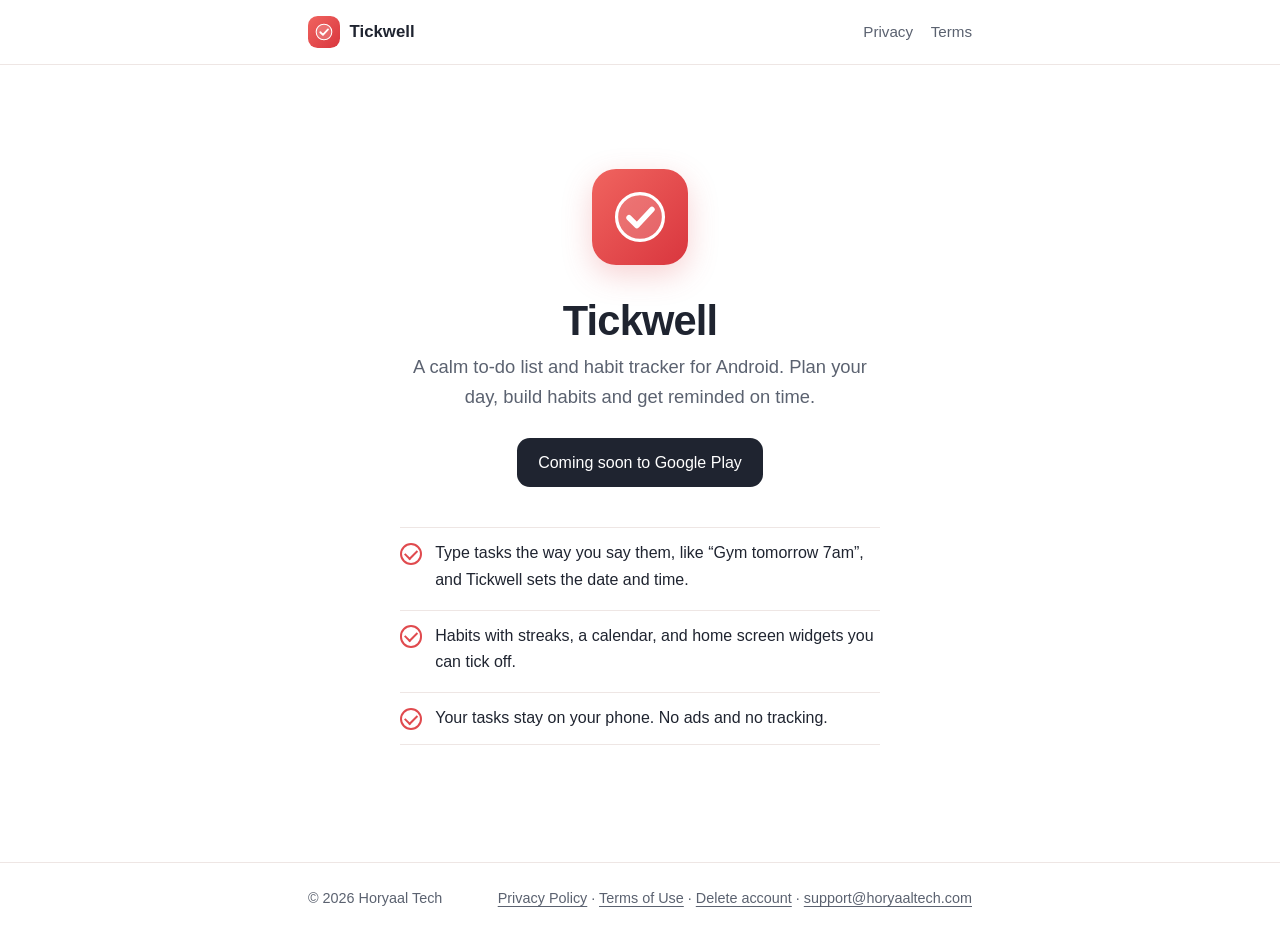
<file: index.html>
<!doctype html>
<html lang="en-GB">
<head>
<meta charset="utf-8">
<meta name="viewport" content="width=device-width, initial-scale=1">
<title>Tickwell: To-Do List & Planner</title>
<meta name="description" content="Tickwell is a calm to-do list and habit tracker for Android by Horyaal Tech.">
<meta name="theme-color" content="#ffffff">
<link rel="icon" href="data:image/svg+xml,<svg viewBox='0 0 1024 1024' aria-hidden='true'><defs><linearGradient id='g' x1='0' y1='0' x2='1' y2='1'><stop offset='0' stop-color='%23F0645F'/><stop offset='1' stop-color='%23D9363E'/></linearGradient></defs><rect width='1024' height='1024' fill='url(%23g)'/><circle cx='512' cy='512' r='250' fill='%23fff' fill-opacity='.18'/><circle cx='512' cy='512' r='250' fill='none' stroke='%23fff' stroke-width='34'/><path d='M395 520 L478 603 L640 431' fill='none' stroke='%23fff' stroke-width='58' stroke-linecap='round' stroke-linejoin='round'/></svg>">
<link rel="stylesheet" href="/style.css">
</head>
<body>
<header class="top"><div class="wrap"><a class="brand" href="/"><svg viewBox="0 0 1024 1024" aria-hidden="true"><defs><linearGradient id="g" x1="0" y1="0" x2="1" y2="1"><stop offset="0" stop-color="#F0645F"/><stop offset="1" stop-color="#D9363E"/></linearGradient></defs><rect width="1024" height="1024" fill="url(#g)"/><circle cx="512" cy="512" r="250" fill="#fff" fill-opacity=".18"/><circle cx="512" cy="512" r="250" fill="none" stroke="#fff" stroke-width="34"/><path d="M395 520 L478 603 L640 431" fill="none" stroke="#fff" stroke-width="58" stroke-linecap="round" stroke-linejoin="round"/></svg><span>Tickwell</span></a><nav><a href="/privacy">Privacy</a><a href="/terms">Terms</a></nav></div></header>
<main><div class="wrap">
<section class="hero">
<svg viewBox="0 0 1024 1024" aria-hidden="true"><defs><linearGradient id="g" x1="0" y1="0" x2="1" y2="1"><stop offset="0" stop-color="#F0645F"/><stop offset="1" stop-color="#D9363E"/></linearGradient></defs><rect width="1024" height="1024" fill="url(#g)"/><circle cx="512" cy="512" r="250" fill="#fff" fill-opacity=".18"/><circle cx="512" cy="512" r="250" fill="none" stroke="#fff" stroke-width="34"/><path d="M395 520 L478 603 L640 431" fill="none" stroke="#fff" stroke-width="58" stroke-linecap="round" stroke-linejoin="round"/></svg>
<h1>Tickwell</h1>
<p class="lead">A calm to-do list and habit tracker for Android. Plan your day, build habits and get reminded on time.</p>
<span class="badge">Coming soon to Google Play</span>
<ul class="list">
<li><span class="tick"></span><span>Type tasks the way you say them, like “Gym tomorrow 7am”, and Tickwell sets the date and time.</span></li>
<li><span class="tick"></span><span>Habits with streaks, a calendar, and home screen widgets you can tick off.</span></li>
<li><span class="tick"></span><span>Your tasks stay on your phone. No ads and no tracking.</span></li>
</ul>
</section>
</div></main>
<footer><div class="wrap"><span>© 2026 Horyaal Tech</span><span><a href="/privacy">Privacy Policy</a> · <a href="/terms">Terms of Use</a> · <a href="/delete-account">Delete account</a> · <a href="mailto:support@horyaaltech.com">support@horyaaltech.com</a></span></div></footer>
</body>
</html>
</file>
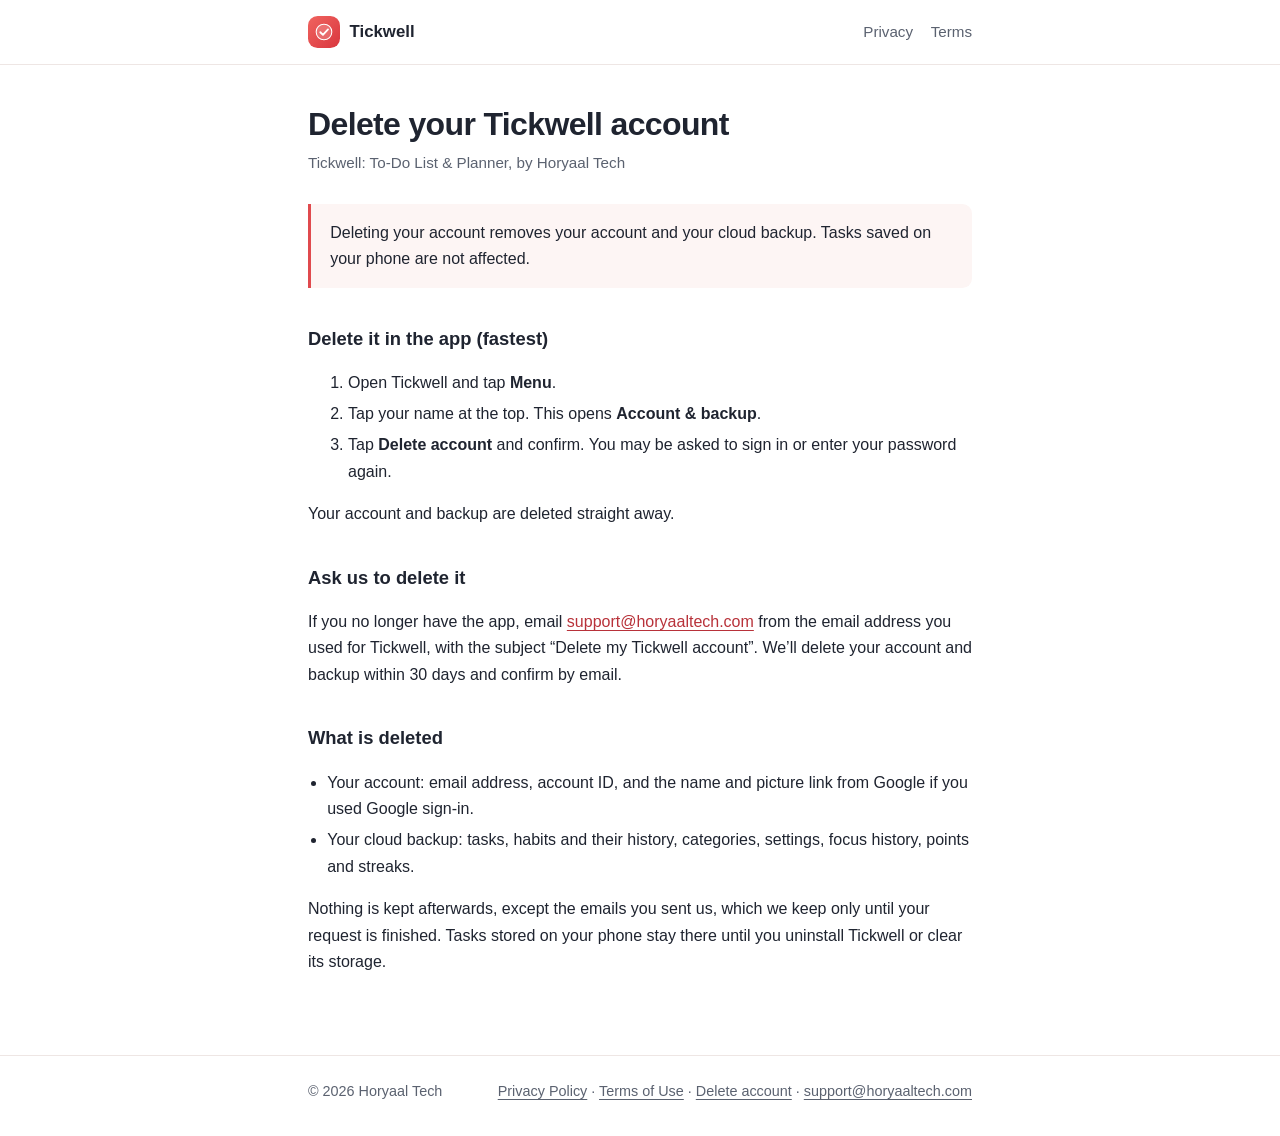
<file: delete-account.html>
<!doctype html>
<html lang="en-GB">
<head>
<meta charset="utf-8">
<meta name="viewport" content="width=device-width, initial-scale=1">
<title>Delete your account – Tickwell</title>
<meta name="description" content="How to delete your Tickwell account and cloud backup.">
<meta name="theme-color" content="#ffffff">
<link rel="icon" href="data:image/svg+xml,<svg viewBox='0 0 1024 1024' aria-hidden='true'><defs><linearGradient id='g' x1='0' y1='0' x2='1' y2='1'><stop offset='0' stop-color='%23F0645F'/><stop offset='1' stop-color='%23D9363E'/></linearGradient></defs><rect width='1024' height='1024' fill='url(%23g)'/><circle cx='512' cy='512' r='250' fill='%23fff' fill-opacity='.18'/><circle cx='512' cy='512' r='250' fill='none' stroke='%23fff' stroke-width='34'/><path d='M395 520 L478 603 L640 431' fill='none' stroke='%23fff' stroke-width='58' stroke-linecap='round' stroke-linejoin='round'/></svg>">
<link rel="stylesheet" href="/style.css">
</head>
<body>
<header class="top"><div class="wrap"><a class="brand" href="/"><svg viewBox="0 0 1024 1024" aria-hidden="true"><defs><linearGradient id="g" x1="0" y1="0" x2="1" y2="1"><stop offset="0" stop-color="#F0645F"/><stop offset="1" stop-color="#D9363E"/></linearGradient></defs><rect width="1024" height="1024" fill="url(#g)"/><circle cx="512" cy="512" r="250" fill="#fff" fill-opacity=".18"/><circle cx="512" cy="512" r="250" fill="none" stroke="#fff" stroke-width="34"/><path d="M395 520 L478 603 L640 431" fill="none" stroke="#fff" stroke-width="58" stroke-linecap="round" stroke-linejoin="round"/></svg><span>Tickwell</span></a><nav><a href="/privacy">Privacy</a><a href="/terms">Terms</a></nav></div></header>
<main><div class="wrap">
<h1>Delete your Tickwell account</h1>
<p class="date">Tickwell: To-Do List &amp; Planner, by Horyaal Tech</p>
<div class="summary"><p>Deleting your account removes your account and your cloud backup. Tasks saved on your phone are not affected.</p></div>

<h2>Delete it in the app (fastest)</h2>
<ol>
<li>Open Tickwell and tap <strong>Menu</strong>.</li>
<li>Tap your name at the top. This opens <strong>Account &amp; backup</strong>.</li>
<li>Tap <strong>Delete account</strong> and confirm. You may be asked to sign in or enter your password again.</li>
</ol>
<p>Your account and backup are deleted straight away.</p>

<h2>Ask us to delete it</h2>
<p>If you no longer have the app, email <a href="mailto:support@horyaaltech.com?subject=Delete%20my%20Tickwell%20account">support@horyaaltech.com</a> from the email address you used for Tickwell, with the subject “Delete my Tickwell account”. We’ll delete your account and backup within 30 days and confirm by email.</p>

<h2>What is deleted</h2>
<ul>
<li>Your account: email address, account ID, and the name and picture link from Google if you used Google sign-in.</li>
<li>Your cloud backup: tasks, habits and their history, categories, settings, focus history, points and streaks.</li>
</ul>
<p>Nothing is kept afterwards, except the emails you sent us, which we keep only until your request is finished. Tasks stored on your phone stay there until you uninstall Tickwell or clear its storage.</p>
</div></main>
<footer><div class="wrap"><span>© 2026 Horyaal Tech</span><span><a href="/privacy">Privacy Policy</a> · <a href="/terms">Terms of Use</a> · <a href="/delete-account">Delete account</a> · <a href="mailto:support@horyaaltech.com">support@horyaaltech.com</a></span></div></footer>
</body>
</html>
</file>
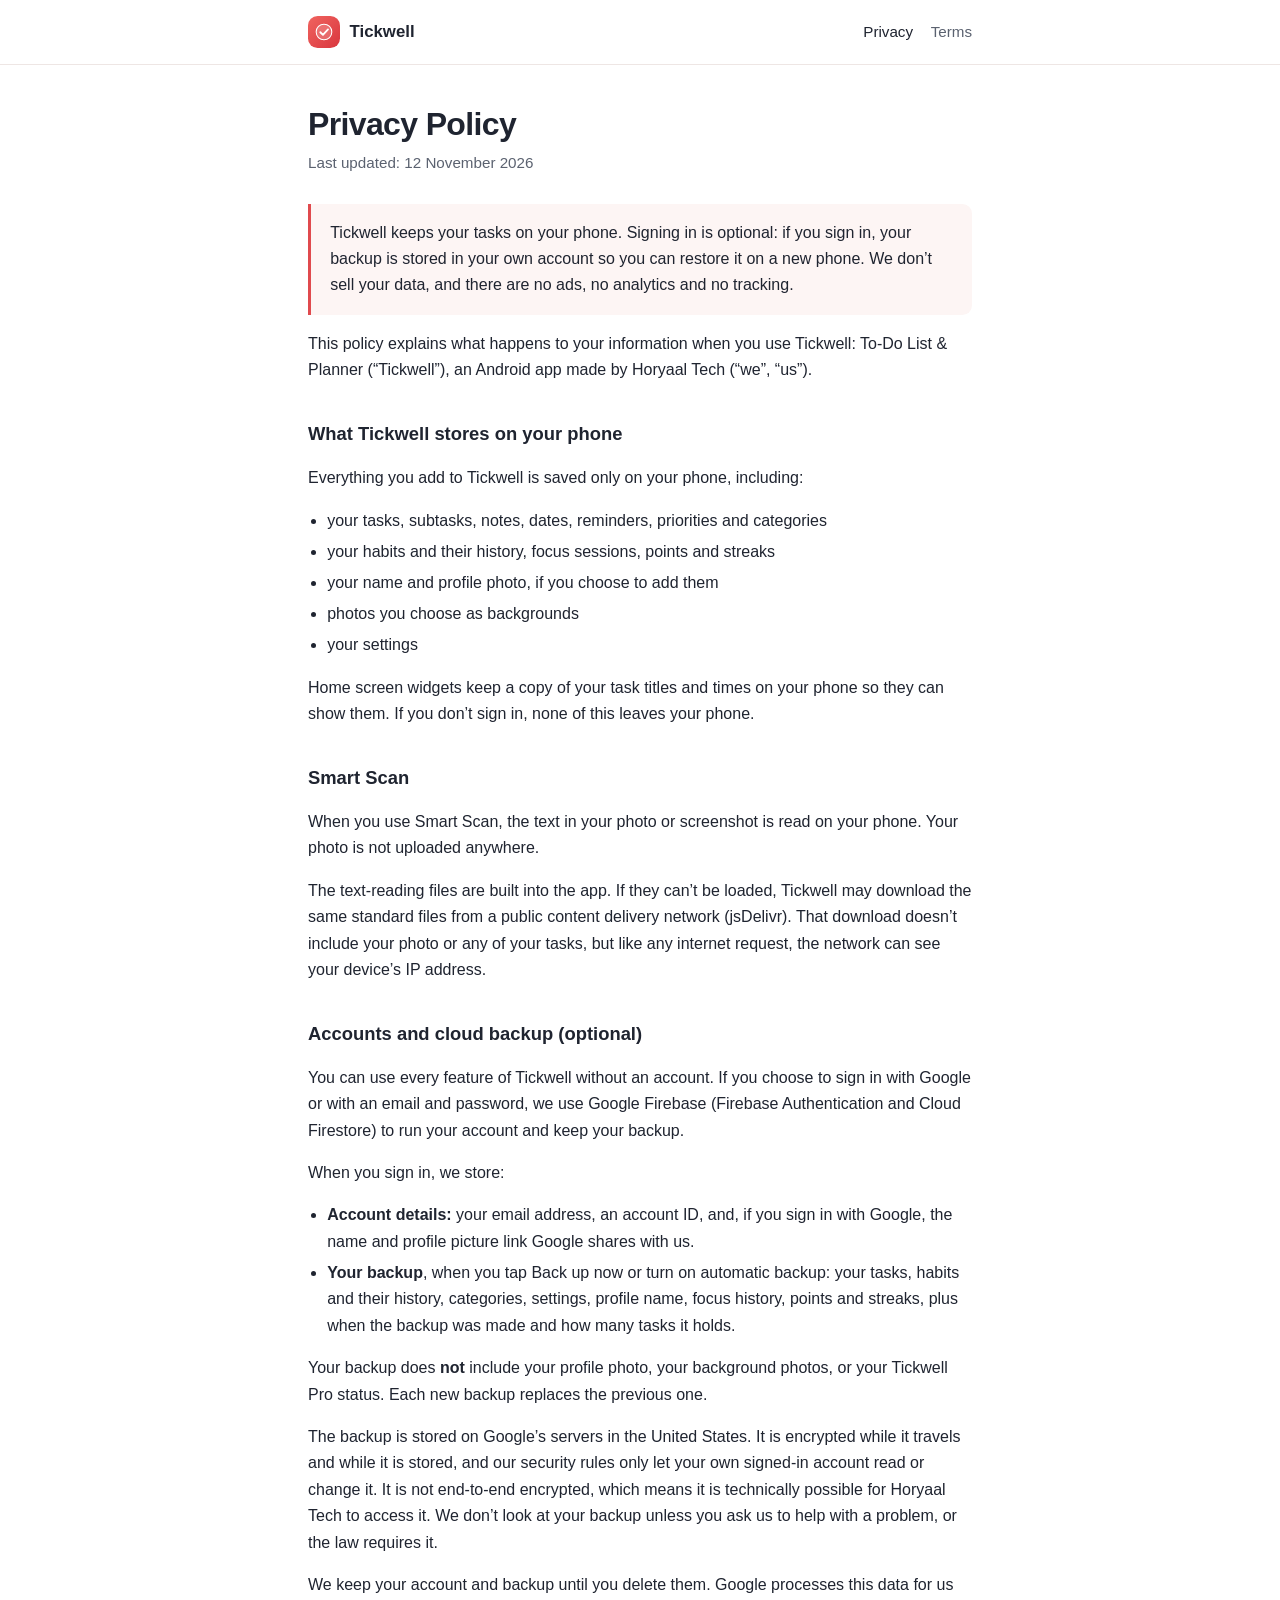
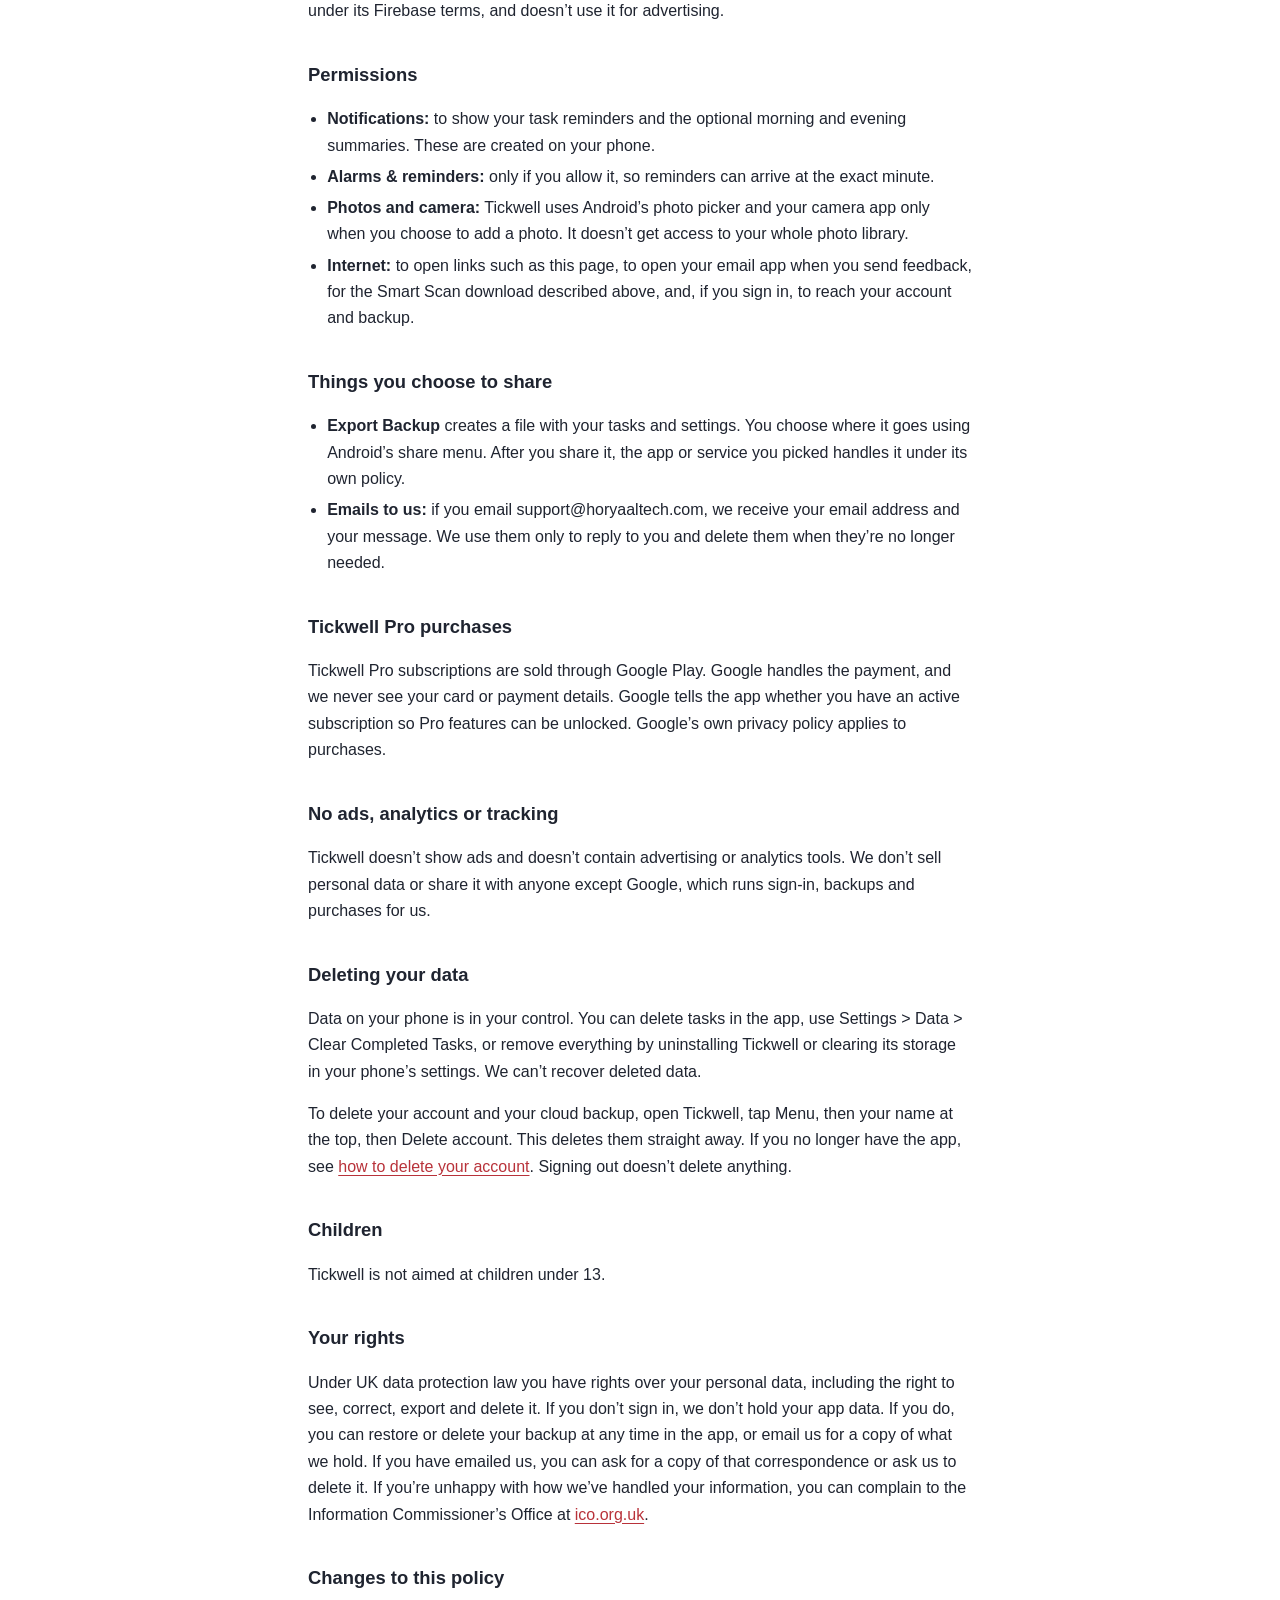
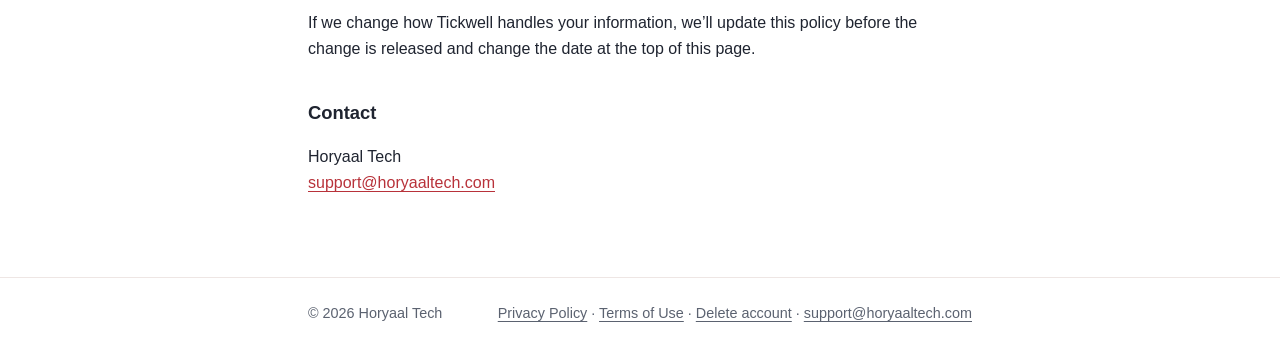
<file: privacy.html>
<!doctype html>
<html lang="en-GB">
<head>
<meta charset="utf-8">
<meta name="viewport" content="width=device-width, initial-scale=1">
<title>Privacy Policy – Tickwell</title>
<meta name="description" content="How Tickwell handles your information.">
<meta name="theme-color" content="#ffffff">
<link rel="icon" href="data:image/svg+xml,<svg viewBox='0 0 1024 1024' aria-hidden='true'><defs><linearGradient id='g' x1='0' y1='0' x2='1' y2='1'><stop offset='0' stop-color='%23F0645F'/><stop offset='1' stop-color='%23D9363E'/></linearGradient></defs><rect width='1024' height='1024' fill='url(%23g)'/><circle cx='512' cy='512' r='250' fill='%23fff' fill-opacity='.18'/><circle cx='512' cy='512' r='250' fill='none' stroke='%23fff' stroke-width='34'/><path d='M395 520 L478 603 L640 431' fill='none' stroke='%23fff' stroke-width='58' stroke-linecap='round' stroke-linejoin='round'/></svg>">
<link rel="stylesheet" href="/style.css">
</head>
<body>
<header class="top"><div class="wrap"><a class="brand" href="/"><svg viewBox="0 0 1024 1024" aria-hidden="true"><defs><linearGradient id="g" x1="0" y1="0" x2="1" y2="1"><stop offset="0" stop-color="#F0645F"/><stop offset="1" stop-color="#D9363E"/></linearGradient></defs><rect width="1024" height="1024" fill="url(#g)"/><circle cx="512" cy="512" r="250" fill="#fff" fill-opacity=".18"/><circle cx="512" cy="512" r="250" fill="none" stroke="#fff" stroke-width="34"/><path d="M395 520 L478 603 L640 431" fill="none" stroke="#fff" stroke-width="58" stroke-linecap="round" stroke-linejoin="round"/></svg><span>Tickwell</span></a><nav><a href="/privacy" aria-current="page">Privacy</a><a href="/terms">Terms</a></nav></div></header>
<main><div class="wrap">
<h1>Privacy Policy</h1>
<p class="date">Last updated: 12 November 2026</p>
<div class="summary"><p>Tickwell keeps your tasks on your phone. Signing in is optional: if you sign in, your backup is stored in your own account so you can restore it on a new phone. We don’t sell your data, and there are no ads, no analytics and no tracking.</p></div>
<p>This policy explains what happens to your information when you use Tickwell: To-Do List &amp; Planner (“Tickwell”), an Android app made by Horyaal Tech (“we”, “us”).</p>

<h2>What Tickwell stores on your phone</h2>
<p>Everything you add to Tickwell is saved only on your phone, including:</p>
<ul>
<li>your tasks, subtasks, notes, dates, reminders, priorities and categories</li>
<li>your habits and their history, focus sessions, points and streaks</li>
<li>your name and profile photo, if you choose to add them</li>
<li>photos you choose as backgrounds</li>
<li>your settings</li>
</ul>
<p>Home screen widgets keep a copy of your task titles and times on your phone so they can show them. If you don’t sign in, none of this leaves your phone.</p>

<h2>Smart Scan</h2>
<p>When you use Smart Scan, the text in your photo or screenshot is read on your phone. Your photo is not uploaded anywhere.</p>
<p>The text-reading files are built into the app. If they can’t be loaded, Tickwell may download the same standard files from a public content delivery network (jsDelivr). That download doesn’t include your photo or any of your tasks, but like any internet request, the network can see your device’s IP address.</p>

<h2>Accounts and cloud backup (optional)</h2>
<p>You can use every feature of Tickwell without an account. If you choose to sign in with Google or with an email and password, we use Google Firebase (Firebase Authentication and Cloud Firestore) to run your account and keep your backup.</p>
<p>When you sign in, we store:</p>
<ul>
<li><strong>Account details:</strong> your email address, an account ID, and, if you sign in with Google, the name and profile picture link Google shares with us.</li>
<li><strong>Your backup</strong>, when you tap Back up now or turn on automatic backup: your tasks, habits and their history, categories, settings, profile name, focus history, points and streaks, plus when the backup was made and how many tasks it holds.</li>
</ul>
<p>Your backup does <strong>not</strong> include your profile photo, your background photos, or your Tickwell Pro status. Each new backup replaces the previous one.</p>
<p>The backup is stored on Google’s servers in the United States. It is encrypted while it travels and while it is stored, and our security rules only let your own signed-in account read or change it. It is not end-to-end encrypted, which means it is technically possible for Horyaal Tech to access it. We don’t look at your backup unless you ask us to help with a problem, or the law requires it.</p>
<p>We keep your account and backup until you delete them. Google processes this data for us under its Firebase terms, and doesn’t use it for advertising.</p>

<h2>Permissions</h2>
<ul>
<li><strong>Notifications:</strong> to show your task reminders and the optional morning and evening summaries. These are created on your phone.</li>
<li><strong>Alarms &amp; reminders:</strong> only if you allow it, so reminders can arrive at the exact minute.</li>
<li><strong>Photos and camera:</strong> Tickwell uses Android’s photo picker and your camera app only when you choose to add a photo. It doesn’t get access to your whole photo library.</li>
<li><strong>Internet:</strong> to open links such as this page, to open your email app when you send feedback, for the Smart Scan download described above, and, if you sign in, to reach your account and backup.</li>
</ul>

<h2>Things you choose to share</h2>
<ul>
<li><strong>Export Backup</strong> creates a file with your tasks and settings. You choose where it goes using Android’s share menu. After you share it, the app or service you picked handles it under its own policy.</li>
<li><strong>Emails to us:</strong> if you email support@horyaaltech.com, we receive your email address and your message. We use them only to reply to you and delete them when they’re no longer needed.</li>
</ul>

<h2>Tickwell Pro purchases</h2>
<p>Tickwell Pro subscriptions are sold through Google Play. Google handles the payment, and we never see your card or payment details. Google tells the app whether you have an active subscription so Pro features can be unlocked. Google’s own privacy policy applies to purchases.</p>

<h2>No ads, analytics or tracking</h2>
<p>Tickwell doesn’t show ads and doesn’t contain advertising or analytics tools. We don’t sell personal data or share it with anyone except Google, which runs sign-in, backups and purchases for us.</p>

<h2>Deleting your data</h2>
<p>Data on your phone is in your control. You can delete tasks in the app, use Settings &gt; Data &gt; Clear Completed Tasks, or remove everything by uninstalling Tickwell or clearing its storage in your phone’s settings. We can’t recover deleted data.</p>
<p>To delete your account and your cloud backup, open Tickwell, tap Menu, then your name at the top, then Delete account. This deletes them straight away. If you no longer have the app, see <a href="/delete-account">how to delete your account</a>. Signing out doesn’t delete anything.</p>

<h2>Children</h2>
<p>Tickwell is not aimed at children under 13.</p>

<h2>Your rights</h2>
<p>Under UK data protection law you have rights over your personal data, including the right to see, correct, export and delete it. If you don’t sign in, we don’t hold your app data. If you do, you can restore or delete your backup at any time in the app, or email us for a copy of what we hold. If you have emailed us, you can ask for a copy of that correspondence or ask us to delete it. If you’re unhappy with how we’ve handled your information, you can complain to the Information Commissioner’s Office at <a href="https://ico.org.uk">ico.org.uk</a>.</p>

<h2>Changes to this policy</h2>
<p>If we change how Tickwell handles your information, we’ll update this policy before the change is released and change the date at the top of this page.</p>

<h2>Contact</h2>
<p>Horyaal Tech<br><a href="mailto:support@horyaaltech.com">support@horyaaltech.com</a></p>
</div></main>
<footer><div class="wrap"><span>© 2026 Horyaal Tech</span><span><a href="/privacy">Privacy Policy</a> · <a href="/terms">Terms of Use</a> · <a href="/delete-account">Delete account</a> · <a href="mailto:support@horyaaltech.com">support@horyaaltech.com</a></span></div></footer>
</body>
</html>
</file>
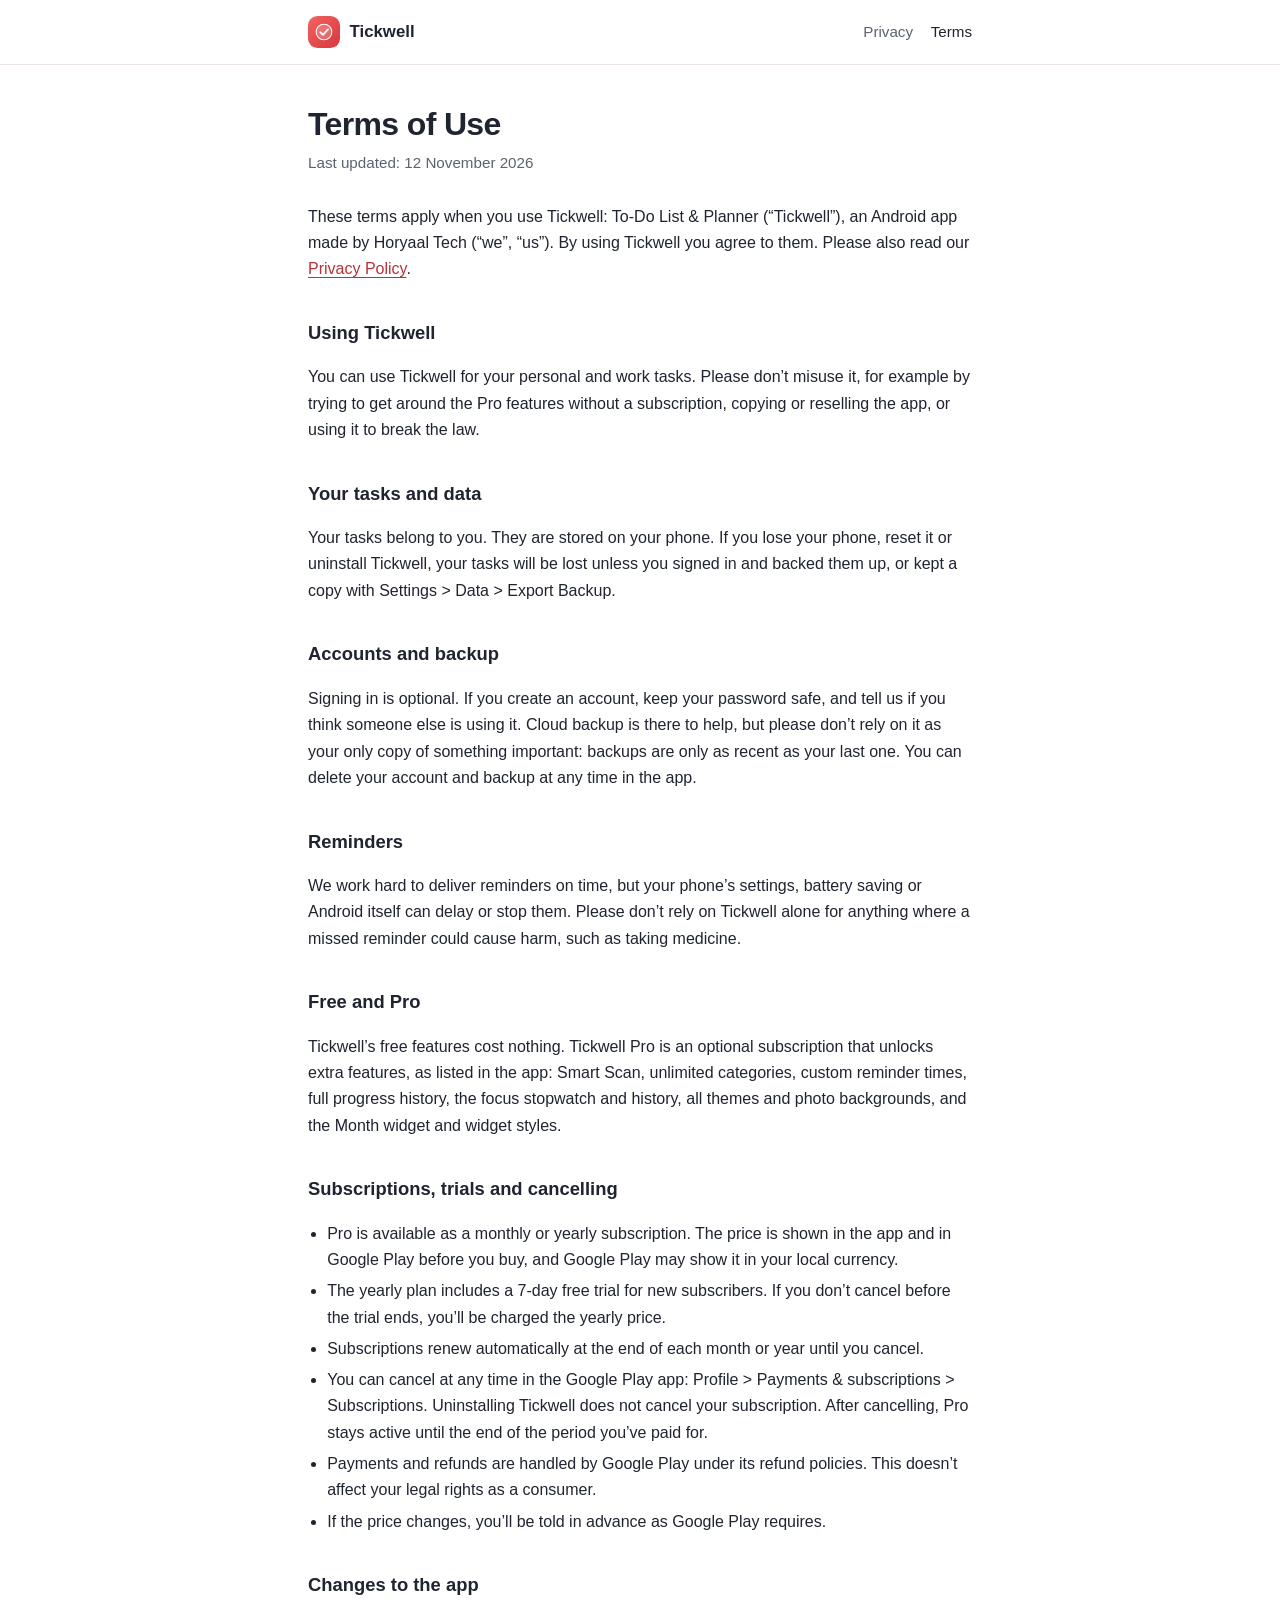
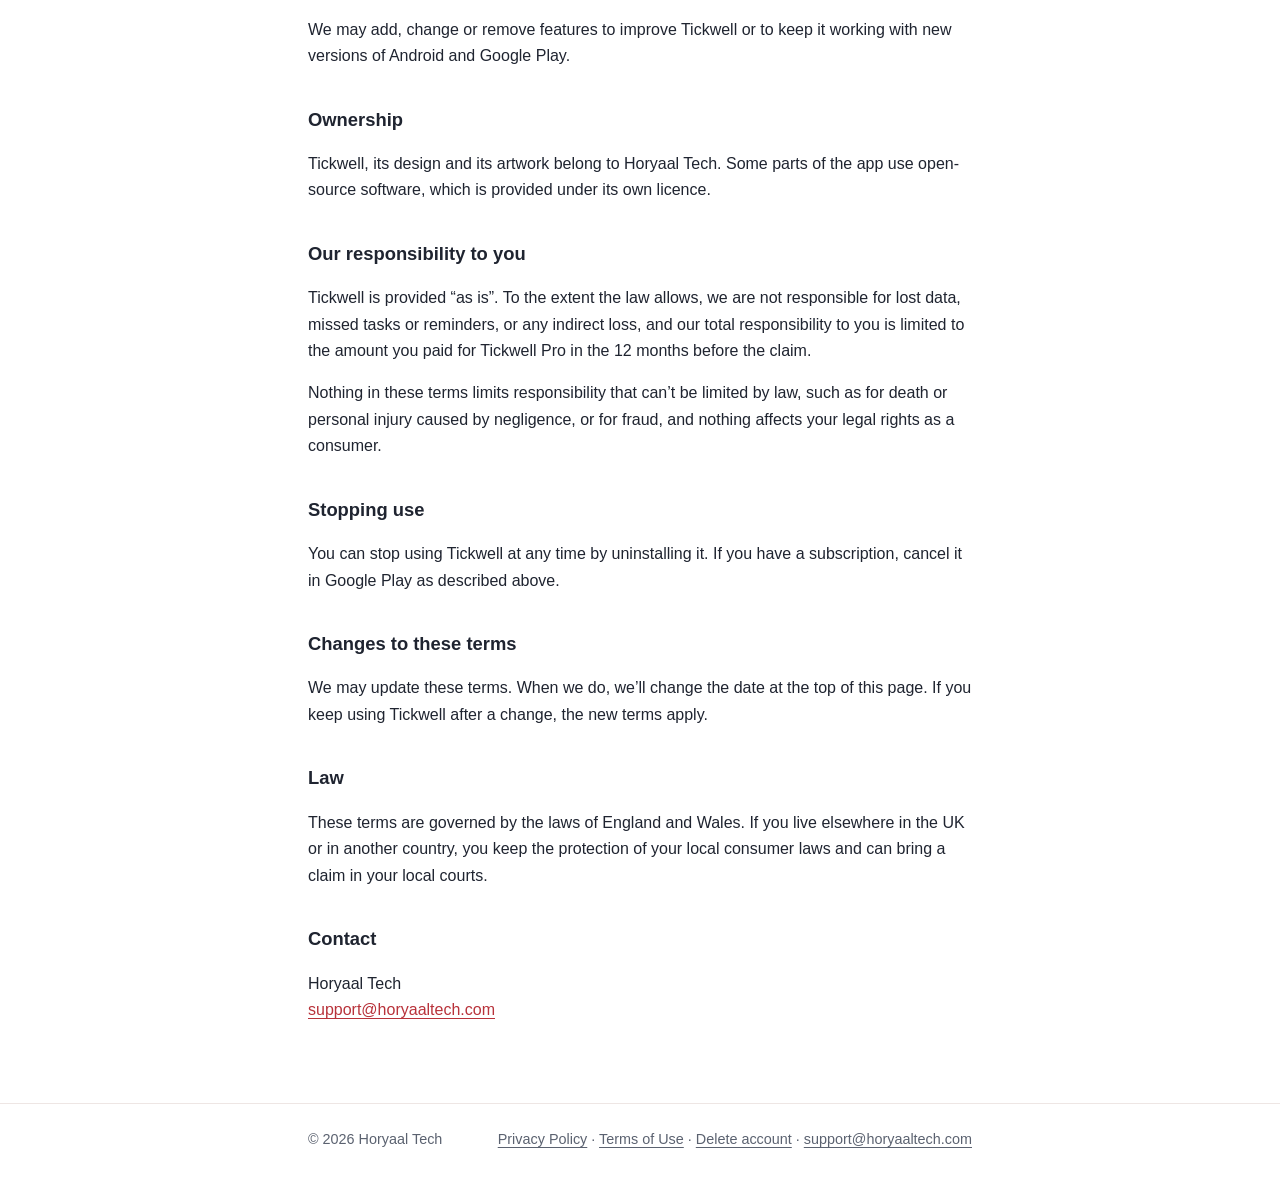
<file: terms.html>
<!doctype html>
<html lang="en-GB">
<head>
<meta charset="utf-8">
<meta name="viewport" content="width=device-width, initial-scale=1">
<title>Terms of Use – Tickwell</title>
<meta name="description" content="The terms for using Tickwell and Tickwell Pro.">
<meta name="theme-color" content="#ffffff">
<link rel="icon" href="data:image/svg+xml,<svg viewBox='0 0 1024 1024' aria-hidden='true'><defs><linearGradient id='g' x1='0' y1='0' x2='1' y2='1'><stop offset='0' stop-color='%23F0645F'/><stop offset='1' stop-color='%23D9363E'/></linearGradient></defs><rect width='1024' height='1024' fill='url(%23g)'/><circle cx='512' cy='512' r='250' fill='%23fff' fill-opacity='.18'/><circle cx='512' cy='512' r='250' fill='none' stroke='%23fff' stroke-width='34'/><path d='M395 520 L478 603 L640 431' fill='none' stroke='%23fff' stroke-width='58' stroke-linecap='round' stroke-linejoin='round'/></svg>">
<link rel="stylesheet" href="/style.css">
</head>
<body>
<header class="top"><div class="wrap"><a class="brand" href="/"><svg viewBox="0 0 1024 1024" aria-hidden="true"><defs><linearGradient id="g" x1="0" y1="0" x2="1" y2="1"><stop offset="0" stop-color="#F0645F"/><stop offset="1" stop-color="#D9363E"/></linearGradient></defs><rect width="1024" height="1024" fill="url(#g)"/><circle cx="512" cy="512" r="250" fill="#fff" fill-opacity=".18"/><circle cx="512" cy="512" r="250" fill="none" stroke="#fff" stroke-width="34"/><path d="M395 520 L478 603 L640 431" fill="none" stroke="#fff" stroke-width="58" stroke-linecap="round" stroke-linejoin="round"/></svg><span>Tickwell</span></a><nav><a href="/privacy">Privacy</a><a href="/terms" aria-current="page">Terms</a></nav></div></header>
<main><div class="wrap">
<h1>Terms of Use</h1>
<p class="date">Last updated: 12 November 2026</p>
<p>These terms apply when you use Tickwell: To-Do List &amp; Planner (“Tickwell”), an Android app made by Horyaal Tech (“we”, “us”). By using Tickwell you agree to them. Please also read our <a href="/privacy">Privacy Policy</a>.</p>

<h2>Using Tickwell</h2>
<p>You can use Tickwell for your personal and work tasks. Please don’t misuse it, for example by trying to get around the Pro features without a subscription, copying or reselling the app, or using it to break the law.</p>

<h2>Your tasks and data</h2>
<p>Your tasks belong to you. They are stored on your phone. If you lose your phone, reset it or uninstall Tickwell, your tasks will be lost unless you signed in and backed them up, or kept a copy with Settings &gt; Data &gt; Export Backup.</p>

<h2>Accounts and backup</h2>
<p>Signing in is optional. If you create an account, keep your password safe, and tell us if you think someone else is using it. Cloud backup is there to help, but please don’t rely on it as your only copy of something important: backups are only as recent as your last one. You can delete your account and backup at any time in the app.</p>

<h2>Reminders</h2>
<p>We work hard to deliver reminders on time, but your phone’s settings, battery saving or Android itself can delay or stop them. Please don’t rely on Tickwell alone for anything where a missed reminder could cause harm, such as taking medicine.</p>

<h2>Free and Pro</h2>
<p>Tickwell’s free features cost nothing. Tickwell Pro is an optional subscription that unlocks extra features, as listed in the app: Smart Scan, unlimited categories, custom reminder times, full progress history, the focus stopwatch and history, all themes and photo backgrounds, and the Month widget and widget styles.</p>

<h2>Subscriptions, trials and cancelling</h2>
<ul>
<li>Pro is available as a monthly or yearly subscription. The price is shown in the app and in Google Play before you buy, and Google Play may show it in your local currency.</li>
<li>The yearly plan includes a 7-day free trial for new subscribers. If you don’t cancel before the trial ends, you’ll be charged the yearly price.</li>
<li>Subscriptions renew automatically at the end of each month or year until you cancel.</li>
<li>You can cancel at any time in the Google Play app: Profile &gt; Payments &amp; subscriptions &gt; Subscriptions. Uninstalling Tickwell does not cancel your subscription. After cancelling, Pro stays active until the end of the period you’ve paid for.</li>
<li>Payments and refunds are handled by Google Play under its refund policies. This doesn’t affect your legal rights as a consumer.</li>
<li>If the price changes, you’ll be told in advance as Google Play requires.</li>
</ul>

<h2>Changes to the app</h2>
<p>We may add, change or remove features to improve Tickwell or to keep it working with new versions of Android and Google Play.</p>

<h2>Ownership</h2>
<p>Tickwell, its design and its artwork belong to Horyaal Tech. Some parts of the app use open-source software, which is provided under its own licence.</p>

<h2>Our responsibility to you</h2>
<p>Tickwell is provided “as is”. To the extent the law allows, we are not responsible for lost data, missed tasks or reminders, or any indirect loss, and our total responsibility to you is limited to the amount you paid for Tickwell Pro in the 12 months before the claim.</p>
<p>Nothing in these terms limits responsibility that can’t be limited by law, such as for death or personal injury caused by negligence, or for fraud, and nothing affects your legal rights as a consumer.</p>

<h2>Stopping use</h2>
<p>You can stop using Tickwell at any time by uninstalling it. If you have a subscription, cancel it in Google Play as described above.</p>

<h2>Changes to these terms</h2>
<p>We may update these terms. When we do, we’ll change the date at the top of this page. If you keep using Tickwell after a change, the new terms apply.</p>

<h2>Law</h2>
<p>These terms are governed by the laws of England and Wales. If you live elsewhere in the UK or in another country, you keep the protection of your local consumer laws and can bring a claim in your local courts.</p>

<h2>Contact</h2>
<p>Horyaal Tech<br><a href="mailto:support@horyaaltech.com">support@horyaaltech.com</a></p>
</div></main>
<footer><div class="wrap"><span>© 2026 Horyaal Tech</span><span><a href="/privacy">Privacy Policy</a> · <a href="/terms">Terms of Use</a> · <a href="/delete-account">Delete account</a> · <a href="mailto:support@horyaaltech.com">support@horyaaltech.com</a></span></div></footer>
</body>
</html>
</file>
<file: style.css>
:root{--ink:#1F2430;--muted:#5B6270;--line:#EEE6E4;--brand:#E04A4E;--brand-dark:#B8323A;--soft:#FDF5F4;--bg:#FFFFFF;color-scheme:light}
*{box-sizing:border-box}
html{-webkit-text-size-adjust:100%}
body{margin:0;background:var(--bg);color:var(--ink);font:16px/1.65 "Inter",-apple-system,"Segoe UI",Roboto,"Helvetica Neue",Arial,sans-serif}
a{color:var(--brand-dark);text-underline-offset:3px}
a:focus-visible{outline:3px solid var(--brand);outline-offset:3px;border-radius:4px}
.wrap{max-width:44rem;margin:0 auto;padding:0 1.25rem}
.top{border-bottom:1px solid var(--line)}
.top .wrap{display:flex;align-items:center;justify-content:space-between;height:4rem}
.brand{display:flex;align-items:center;gap:.6rem;color:var(--ink);text-decoration:none;font-weight:600;font-size:1.05rem}
.brand svg{width:2rem;height:2rem;border-radius:.6rem}
.top nav a{color:var(--muted);text-decoration:none;margin-left:1.1rem;font-size:.95rem}
.top nav a:hover,.top nav a[aria-current]{color:var(--ink)}
main{padding:2.5rem 0 4rem}
h1{font-size:2rem;line-height:1.2;letter-spacing:-.02em;margin:0 0 .4rem;font-weight:650}
h2{font-size:1.15rem;margin:2.2rem 0 .5rem;font-weight:600}
p,li{color:var(--ink)}
ul{padding-left:1.2rem}
li{margin:.3rem 0}
.date{color:var(--muted);margin:0 0 1.8rem;font-size:.95rem}
.summary{background:var(--soft);border-left:3px solid var(--brand);padding:1rem 1.2rem;border-radius:0 .6rem .6rem 0;margin:0 0 1rem}
.summary p{margin:0}
footer{border-top:1px solid var(--line);color:var(--muted);font-size:.9rem}
footer .wrap{padding-top:1.5rem;padding-bottom:2rem;display:flex;flex-wrap:wrap;gap:.4rem 1.2rem;justify-content:space-between}
footer a{color:var(--muted)}
/* home */
.hero{text-align:center;padding:4rem 0 3rem}
.hero svg{width:6rem;height:6rem;border-radius:1.5rem;box-shadow:0 10px 30px rgba(224,74,78,.25)}
.hero h1{font-size:2.6rem;margin-top:1.4rem}
.hero .lead{font-size:1.15rem;color:var(--muted);max-width:30rem;margin:.4rem auto 1.6rem}
.badge{display:inline-block;background:var(--ink);color:#fff;padding:.7rem 1.3rem;border-radius:.8rem;font-weight:500}
.list{max-width:30rem;margin:2.5rem auto 0;text-align:left;padding:0;list-style:none}
.list li{padding:.75rem 0;border-top:1px solid var(--line);display:flex;gap:.8rem}
.list li:last-child{border-bottom:1px solid var(--line)}
.tick{flex:none;width:1.4rem;height:1.4rem;border-radius:50%;border:2px solid var(--brand);display:grid;place-items:center;margin-top:.15rem}
.tick::after{content:"";width:.35rem;height:.65rem;border:solid var(--brand);border-width:0 2px 2px 0;transform:translateY(-1px) rotate(45deg)}
@media (max-width:480px){h1{font-size:1.7rem}.hero h1{font-size:2.1rem}.top nav a{margin-left:.8rem}}
</file>
